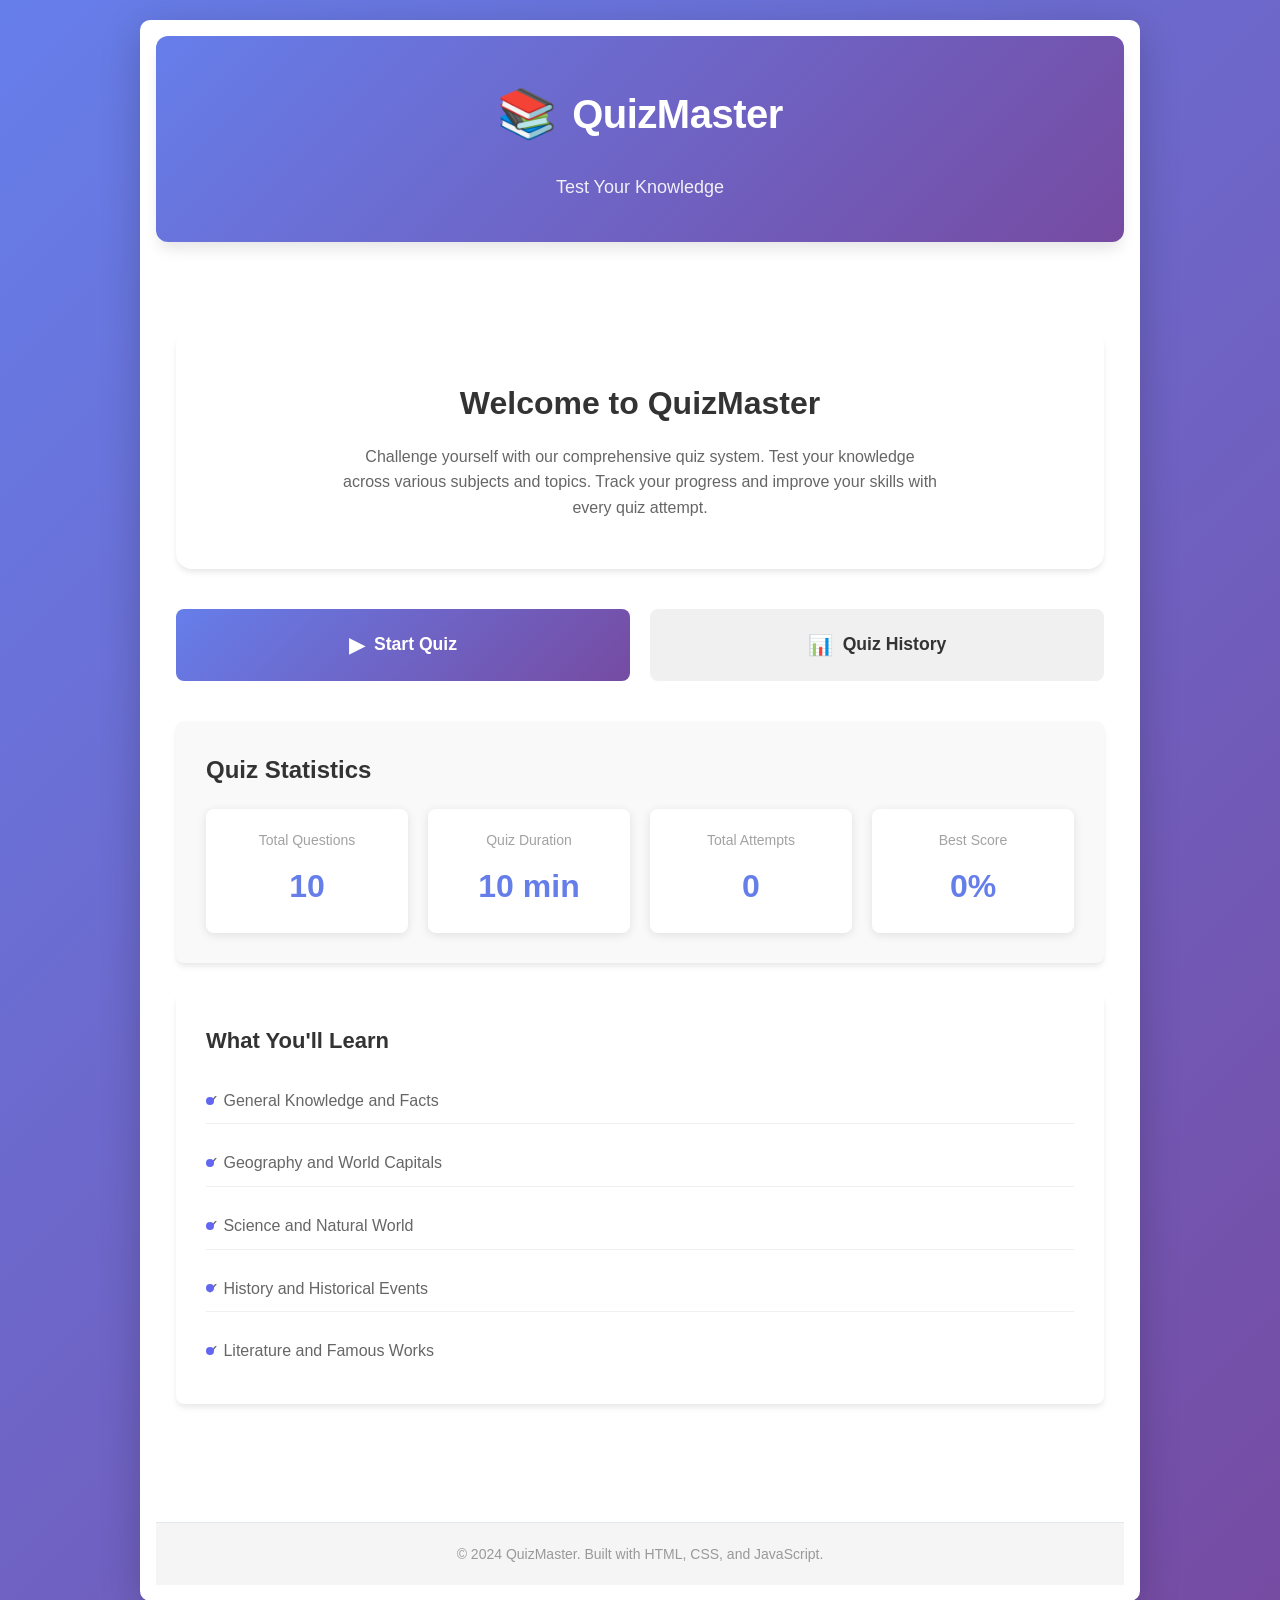
<file: index.html>
<!DOCTYPE html>
<html lang="en">
<head>
    <meta charset="UTF-8">
    <meta name="viewport" content="width=device-width, initial-scale=1.0">
    <title>QuizMaster - Test Your Knowledge</title>
    <link rel="stylesheet" href="css/style.css">
    <style>
        * {
            margin: 0;
            padding: 0;
            box-sizing: border-box;
        }

        body {
            font-family: 'Segoe UI', Tahoma, Geneva, Verdana, sans-serif;
            background: linear-gradient(135deg, #667eea 0%, #764ba2 100%);
            min-height: 100vh;
            padding: 20px;
        }

        .container {
            max-width: 1000px;
            margin: 0 auto;
            background: white;
            border-radius: 10px;
            box-shadow: 0 10px 40px rgba(0, 0, 0, 0.2);
            overflow: hidden;
        }

        .header {
            background: linear-gradient(135deg, #667eea 0%, #764ba2 100%);
            color: white;
            padding: 40px 20px;
            text-align: center;
        }

        .logo-section {
            display: flex;
            align-items: center;
            justify-content: center;
            gap: 15px;
            margin-bottom: 20px;
        }

        .logo {
            font-size: 48px;
        }

        .app-title {
            font-size: 40px;
            font-weight: bold;
        }

        .tagline {
            font-size: 18px;
            opacity: 0.9;
        }

        .main-content {
            padding: 40px 20px;
        }

        .hero {
            text-align: center;
            margin-bottom: 40px;
        }

        .hero-title {
            font-size: 32px;
            color: #333;
            margin-bottom: 15px;
        }

        .hero-description {
            font-size: 16px;
            color: #666;
            line-height: 1.6;
            max-width: 600px;
            margin: 0 auto;
        }

        .action-buttons {
            display: flex;
            gap: 20px;
            justify-content: center;
            margin: 40px 0;
            flex-wrap: wrap;
        }

        .btn {
            padding: 15px 40px;
            font-size: 18px;
            border: none;
            border-radius: 8px;
            cursor: pointer;
            transition: all 0.3s ease;
            display: flex;
            align-items: center;
            gap: 10px;
            font-weight: bold;
        }

        .btn-primary {
            background: linear-gradient(135deg, #667eea 0%, #764ba2 100%);
            color: white;
        }

        .btn-primary:hover {
            transform: translateY(-2px);
            box-shadow: 0 5px 20px rgba(102, 126, 234, 0.4);
        }

        .btn-secondary {
            background: #f0f0f0;
            color: #333;
        }

        .btn-secondary:hover {
            background: #e0e0e0;
            transform: translateY(-2px);
        }

        .btn-icon {
            font-size: 20px;
        }

        .statistics {
            background: #f9f9f9;
            padding: 30px;
            border-radius: 8px;
            margin: 30px 0;
        }

        .stats-title {
            font-size: 24px;
            color: #333;
            margin-bottom: 20px;
        }

        .stats-grid {
            display: grid;
            grid-template-columns: repeat(auto-fit, minmax(200px, 1fr));
            gap: 20px;
        }

        .stat-card {
            background: white;
            padding: 20px;
            border-radius: 8px;
            text-align: center;
            box-shadow: 0 2px 10px rgba(0, 0, 0, 0.1);
        }

        .stat-label {
            font-size: 14px;
            color: #999;
            margin-bottom: 10px;
        }

        .stat-value {
            font-size: 32px;
            font-weight: bold;
            color: #667eea;
        }

        .info-section {
            background: white;
            padding: 30px;
            border-radius: 8px;
            margin: 30px 0;
        }

        .info-section h3 {
            font-size: 22px;
            color: #333;
            margin-bottom: 20px;
        }

        .info-list {
            list-style: none;
        }

        .info-list li {
            font-size: 16px;
            color: #666;
            padding: 10px 0;
            border-bottom: 1px solid #f0f0f0;
        }

        .info-list li:last-child {
            border-bottom: none;
        }

        .footer {
            background: #f5f5f5;
            padding: 20px;
            text-align: center;
            color: #999;
            font-size: 14px;
        }

        @media (max-width: 600px) {
            .app-title {
                font-size: 28px;
            }

            .hero-title {
                font-size: 24px;
            }

            .action-buttons {
                flex-direction: column;
            }

            .btn {
                width: 100%;
                justify-content: center;
            }

            .stats-grid {
                grid-template-columns: 1fr;
            }
        }
    </style>
</head>
<body>
    <div class="container">
        <!-- Header Section -->
        <header class="header">
            <div class="logo-section">
                <div class="logo">📚</div>
                <h1 class="app-title">QuizMaster</h1>
            </div>
            <p class="tagline">Test Your Knowledge</p>
        </header>

        <!-- Main Content -->
        <main class="main-content">
            <!-- Hero Section -->
            <section class="hero">
                <h2 class="hero-title">Welcome to QuizMaster</h2>
                <p class="hero-description">
                    Challenge yourself with our comprehensive quiz system. Test your knowledge across
                    various subjects and topics. Track your progress and improve your skills with every quiz attempt.
                </p>
            </section>

            <!-- Action Buttons -->
            <section class="action-buttons">
                <button class="btn btn-primary" id="startQuizBtn" onclick="window.location.href='quiz.html'">
                    <span class="btn-icon">▶</span>
                    Start Quiz
                </button>
                <button class="btn btn-secondary" id="viewHistoryBtn" onclick="window.location.href='history.html'">
                    <span class="btn-icon">📊</span>
                    Quiz History
                </button>
            </section>

            <!-- Statistics Section -->
            <section class="statistics">
                <h3 class="stats-title">Quiz Statistics</h3>
                <div class="stats-grid">
                    <div class="stat-card">
                        <div class="stat-label">Total Questions</div>
                        <div class="stat-value" id="totalQuestions">10</div>
                    </div>
                    <div class="stat-card">
                        <div class="stat-label">Quiz Duration</div>
                        <div class="stat-value" id="quizDuration">10 min</div>
                    </div>
                    <div class="stat-card">
                        <div class="stat-label">Total Attempts</div>
                        <div class="stat-value" id="totalAttempts">0</div>
                    </div>
                    <div class="stat-card">
                        <div class="stat-label">Best Score</div>
                        <div class="stat-value" id="bestScore">0%</div>
                    </div>
                </div>
            </section>

            <!-- Info Section -->
            <section class="info-section">
                <h3>What You'll Learn</h3>
                <ul class="info-list">
                    <li>✓ General Knowledge and Facts</li>
                    <li>✓ Geography and World Capitals</li>
                    <li>✓ Science and Natural World</li>
                    <li>✓ History and Historical Events</li>
                    <li>✓ Literature and Famous Works</li>
                </ul>
            </section>
        </main>

        <!-- Footer -->
        <footer class="footer">
            <p>&copy; 2024 QuizMaster. Built with HTML, CSS, and JavaScript.</p>
        </footer>
    </div>

    <script src="js/questions.js"></script>
    <script>
        console.log('Index page loaded');
        
        // Update statistics when page loads
        if (document.getElementById('totalQuestions')) {
            document.getElementById('totalQuestions').textContent = quizConfig.totalQuestions;
        }

        const minutes = Math.floor(quizConfig.timeLimit / 60);
        if (document.getElementById('quizDuration')) {
            document.getElementById('quizDuration').textContent = minutes + ' min';
        }

        // Load quiz history statistics
        const history = JSON.parse(localStorage.getItem('quizHistory')) || [];
        if (document.getElementById('totalAttempts')) {
            document.getElementById('totalAttempts').textContent = history.length;
        }

        if (history.length > 0) {
            const scores = history.map(h => h.results.percentage);
            const bestScore = Math.max(...scores);
            if (document.getElementById('bestScore')) {
                document.getElementById('bestScore').textContent = bestScore + '%';
            }
        }
    </script>
</body>
</html>
</file>
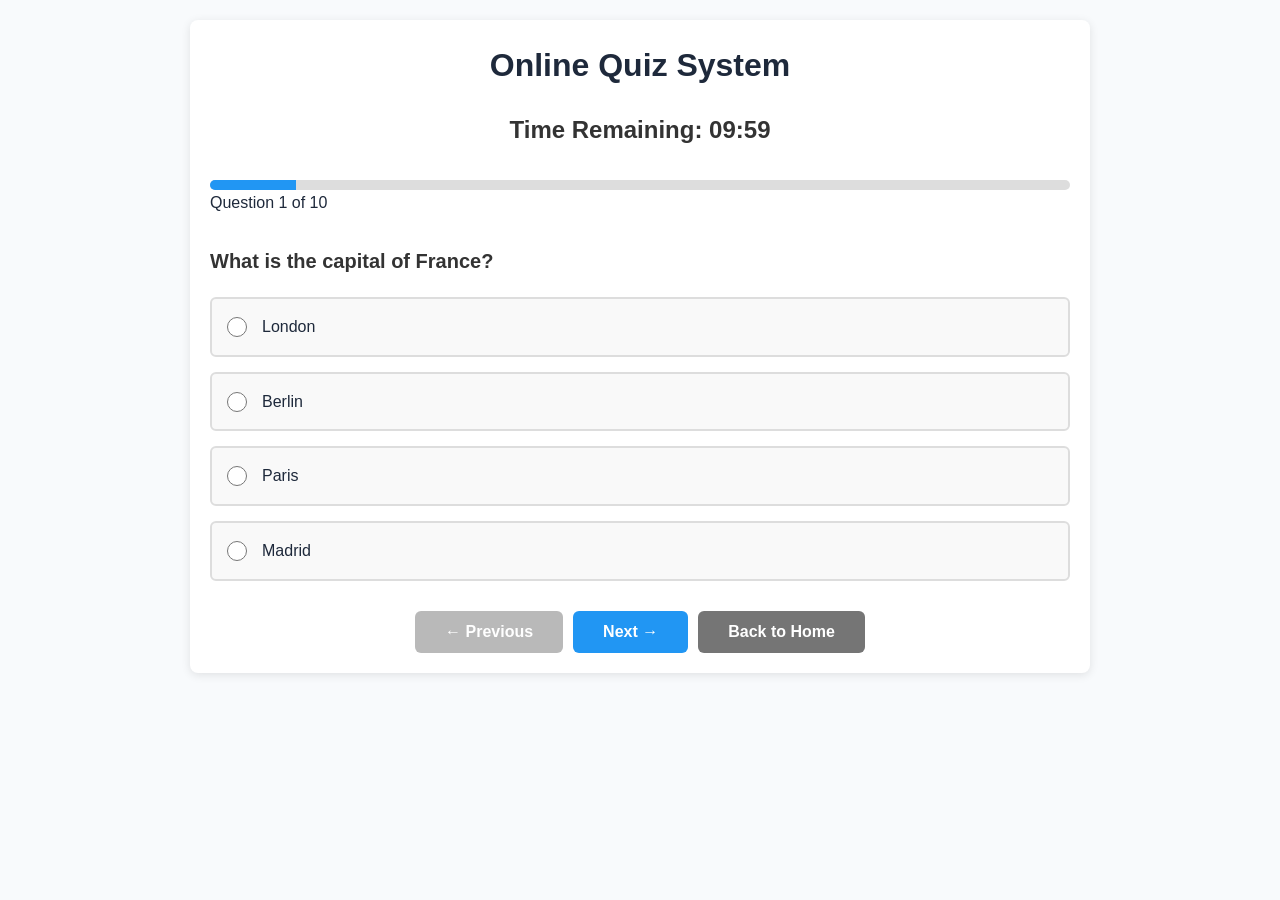
<file: quiz.html>
<!DOCTYPE html>
<html lang="en">
<head>
    <meta charset="UTF-8">
    <meta name="viewport" content="width=device-width, initial-scale=1.0">
    <title>Quiz - Online Quiz System</title>
    <link rel="stylesheet" href="css/style.css">
    <style>
        .quiz-container {
            max-width: 900px;
            margin: 20px auto;
            padding: 20px;
            background: white;
            border-radius: 8px;
            box-shadow: 0 2px 10px rgba(0,0,0,0.1);
        }
        .quiz-header {
            text-align: center;
            margin-bottom: 30px;
        }
        .timer {
            font-size: 24px;
            font-weight: bold;
            color: #333;
            margin: 20px 0;
        }
        .timer.warning {
            color: #ff9800;
        }
        .timer.critical {
            color: #f44336;
        }
        .question-section {
            margin: 30px 0;
        }
        .question-text {
            font-size: 20px;
            margin-bottom: 20px;
            color: #333;
        }
        .options-container {
            display: flex;
            flex-direction: column;
            gap: 15px;
        }
        .option-card {
            display: flex;
            align-items: center;
            padding: 15px;
            border: 2px solid #ddd;
            border-radius: 6px;
            cursor: pointer;
            transition: all 0.3s ease;
            background: #f9f9f9;
        }
        .option-card:hover {
            border-color: #2196F3;
            background: #e3f2fd;
        }
        .option-card.selected {
            border-color: #2196F3;
            background: #e3f2fd;
        }
        .option-card input[type="radio"] {
            margin-right: 15px;
            width: 20px;
            height: 20px;
            cursor: pointer;
        }
        .option-text {
            font-size: 16px;
            cursor: pointer;
        }
        .quiz-navigation {
            display: flex;
            gap: 10px;
            margin-top: 30px;
            justify-content: center;
        }
        .btn {
            padding: 12px 30px;
            font-size: 16px;
            border: none;
            border-radius: 6px;
            cursor: pointer;
            transition: all 0.3s ease;
        }
        .btn-primary {
            background: #2196F3;
            color: white;
        }
        .btn-primary:hover {
            background: #1976D2;
        }
        .btn-secondary {
            background: #757575;
            color: white;
        }
        .btn-secondary:hover {
            background: #616161;
        }
        .btn:disabled {
            opacity: 0.5;
            cursor: not-allowed;
        }
        .progress-section {
            margin-bottom: 20px;
        }
        .progress-bar-container {
            width: 100%;
            height: 10px;
            background: #ddd;
            border-radius: 5px;
            overflow: hidden;
        }
        .progress-fill {
            height: 100%;
            background: #2196F3;
            transition: width 0.3s ease;
        }
        .result-container {
            max-width: 900px;
            margin: 20px auto;
            padding: 40px;
            background: white;
            border-radius: 8px;
            box-shadow: 0 2px 10px rgba(0,0,0,0.1);
            text-align: center;
        }
        .score-display {
            font-size: 48px;
            font-weight: bold;
            color: #2196F3;
            margin: 20px 0;
        }
        .result-buttons {
            display: flex;
            gap: 10px;
            justify-content: center;
            margin-top: 30px;
        }
    </style>
</head>
<body>
    <!-- Quiz Page -->
    <div class="quiz-container" id="quizContainer">
        <header class="quiz-header">
            <h1>Online Quiz System</h1>
            <div class="timer" id="timer">
                <span>Time Remaining:</span>
                <span id="timerDisplay">10:00</span>
            </div>
        </header>

        <main>
            <!-- Progress Section -->
            <div class="progress-section">
                <div class="progress-bar-container">
                    <div class="progress-fill" id="progressBar" style="width: 0%"></div>
                </div>
                <p id="questionNumber">Question 1 of 10</p>
            </div>

            <!-- Question Section -->
            <div class="question-section">
                <h2 class="question-text" id="questionText">Loading question...</h2>
                <div class="options-container" id="optionsContainer"></div>
            </div>

            <!-- Navigation Buttons -->
            <div class="quiz-navigation">
                <button class="btn btn-secondary" id="prevBtn">← Previous</button>
                <button class="btn btn-primary" id="nextBtn">Next →</button>
                <button class="btn btn-primary" id="submitBtn" style="display: none;">Submit Quiz</button>
                <button class="btn btn-secondary" id="backBtn">Back to Home</button>
            </div>
        </main>
    </div>

    <!-- Result Page -->
    <div class="result-container" id="resultContainer" style="display: none;">
        <h1>Quiz Completed!</h1>
        <div class="score-display">
            <span id="scoreNumber">0</span>/<span id="scoreTotal">10</span>
        </div>
        <div style="font-size: 24px; margin: 20px 0;">
            <span id="percentageDisplay">0%</span>
        </div>
        <div style="margin: 20px 0;">
            <p><strong>Correct:</strong> <span id="correctCount">0</span></p>
            <p><strong>Incorrect:</strong> <span id="incorrectCount">0</span></p>
            <p><strong>Unanswered:</strong> <span id="unansweredCount">0</span></p>
            <p><strong>Time Taken:</strong> <span id="timeTakenDisplay">0:00</span></p>
        </div>
        <div class="result-buttons">
            <button class="btn btn-primary" id="retakeBtn">Retake Quiz</button>
            <button class="btn btn-secondary" id="homeBtn">Back to Home</button>
        </div>
    </div>

    <!-- Scripts -->
    <script src="js/questions.js"></script>
    <script src="js/quiz.js"></script>
    <script src="js/ui.js"></script>
    <script src="js/app.js"></script>
    <script>
        console.log('Quiz page scripts loaded');
    </script>
</body>
</html>
</file>
<file: css/style.css>
/* ============================================
   ROOT VARIABLES & GLOBAL STYLES
   ============================================ */
:root {
    --primary-color: #6366f1;
    --primary-dark: #4f46e5;
    --secondary-color: #8b5cf6;
    --success-color: #10b981;
    --danger-color: #ef4444;
    --warning-color: #f59e0b;
    --info-color: #3b82f6;
    
    --background-color: #f8fafc;
    --surface-color: #ffffff;
    --text-primary: #1e293b;
    --text-secondary: #64748b;
    --text-light: #94a3b8;
    --border-color: #e2e8f0;
    --shadow-sm: 0 1px 2px 0 rgba(0, 0, 0, 0.05);
    --shadow-md: 0 4px 6px -1px rgba(0, 0, 0, 0.1);
    --shadow-lg: 0 10px 15px -3px rgba(0, 0, 0, 0.1);
    
    --spacing-xs: 0.25rem;
    --spacing-sm: 0.5rem;
    --spacing-md: 1rem;
    --spacing-lg: 1.5rem;
    --spacing-xl: 2rem;
    --spacing-2xl: 3rem;
    
    --radius-sm: 0.375rem;
    --radius-md: 0.5rem;
    --radius-lg: 0.75rem;
    --radius-xl: 1rem;
    
    --transition-fast: 150ms ease-in-out;
    --transition-normal: 250ms ease-in-out;
    --transition-slow: 350ms ease-in-out;
}

* {
    margin: 0;
    padding: 0;
    box-sizing: border-box;
}

html {
    scroll-behavior: smooth;
}

body {
    font-family: -apple-system, BlinkMacSystemFont, 'Segoe UI', 'Roboto', 'Oxygen',
        'Ubuntu', 'Cantarell', 'Fira Sans', 'Droid Sans', 'Helvetica Neue', sans-serif;
    background-color: var(--background-color);
    color: var(--text-primary);
    line-height: 1.6;
}

/* ============================================
   CONTAINER & LAYOUT
   ============================================ */
.container {
    max-width: 1200px;
    margin: 0 auto;
    padding: var(--spacing-md);
}

/* ============================================
   HEADER & NAVIGATION
   ============================================ */
.header {
    background: linear-gradient(135deg, var(--primary-color) 0%, var(--secondary-color) 100%);
    color: white;
    padding: var(--spacing-2xl) var(--spacing-md);
    text-align: center;
    margin-bottom: var(--spacing-2xl);
    border-radius: var(--radius-lg);
    box-shadow: var(--shadow-lg);
}

.logo-section {
    display: flex;
    align-items: center;
    justify-content: center;
    gap: var(--spacing-md);
    margin-bottom: var(--spacing-lg);
}

.logo {
    font-size: 3rem;
    animation: bounce 2s infinite;
}

@keyframes bounce {
    0%, 100% { transform: translateY(0); }
    50% { transform: translateY(-10px); }
}

.app-title {
    font-size: 2.5rem;
    font-weight: 700;
    letter-spacing: -0.5px;
}

.tagline {
    font-size: 1.25rem;
    opacity: 0.95;
    font-weight: 300;
    margin-top: var(--spacing-sm);
}

/* ============================================
   MAIN CONTENT
   ============================================ */
.main-content {
    animation: fadeIn var(--transition-normal);
}

@keyframes fadeIn {
    from {
        opacity: 0;
        transform: translateY(10px);
    }
    to {
        opacity: 1;
        transform: translateY(0);
    }
}

/* ============================================
   HERO SECTION
   ============================================ */
.hero {
    background: var(--surface-color);
    padding: var(--spacing-2xl);
    border-radius: var(--radius-xl);
    margin-bottom: var(--spacing-2xl);
    box-shadow: var(--shadow-md);
    text-align: center;
}

.hero-title {
    font-size: 2rem;
    margin-bottom: var(--spacing-md);
    color: var(--text-primary);
}

.hero-description {
    font-size: 1.1rem;
    color: var(--text-secondary);
    line-height: 1.8;
}

/* ============================================
   BUTTONS
   ============================================ */
.btn {
    padding: var(--spacing-md) var(--spacing-xl);
    border: none;
    border-radius: var(--radius-md);
    font-size: 1rem;
    font-weight: 600;
    cursor: pointer;
    transition: all var(--transition-normal);
    display: inline-flex;
    align-items: center;
    gap: var(--spacing-sm);
    text-decoration: none;
    text-align: center;
    justify-content: center;
    white-space: nowrap;
}

.btn:disabled {
    opacity: 0.5;
    cursor: not-allowed;
}

.btn-primary {
    background-color: var(--primary-color);
    color: white;
}

.btn-primary:hover:not(:disabled) {
    background-color: var(--primary-dark);
    transform: translateY(-2px);
    box-shadow: var(--shadow-lg);
}

.btn-secondary {
    background-color: var(--secondary-color);
    color: white;
}

.btn-secondary:hover:not(:disabled) {
    background-color: #7c3aed;
    transform: translateY(-2px);
    box-shadow: var(--shadow-lg);
}

.btn-success {
    background-color: var(--success-color);
    color: white;
}

.btn-success:hover:not(:disabled) {
    background-color: #059669;
    transform: translateY(-2px);
    box-shadow: var(--shadow-lg);
}

.btn-danger {
    background-color: var(--danger-color);
    color: white;
}

.btn-danger:hover:not(:disabled) {
    background-color: #dc2626;
    transform: translateY(-2px);
    box-shadow: var(--shadow-lg);
}

.btn-outline {
    background-color: transparent;
    color: var(--primary-color);
    border: 2px solid var(--primary-color);
}

.btn-outline:hover:not(:disabled) {
    background-color: var(--primary-color);
    color: white;
}

.btn-icon {
    font-size: 1.2rem;
}

/* ============================================
   ACTION BUTTONS
   ============================================ */
.action-buttons {
    display: flex;
    gap: var(--spacing-lg);
    justify-content: center;
    flex-wrap: wrap;
    margin-bottom: var(--spacing-2xl);
}

.action-buttons .btn {
    flex: 1;
    min-width: 200px;
    padding: var(--spacing-lg) var(--spacing-2xl);
    font-size: 1.1rem;
}

/* ============================================
   STATISTICS SECTION
   ============================================ */
.statistics {
    background: var(--surface-color);
    padding: var(--spacing-2xl);
    border-radius: var(--radius-xl);
    margin-bottom: var(--spacing-2xl);
    box-shadow: var(--shadow-md);
}

.stats-title {
    font-size: 1.5rem;
    margin-bottom: var(--spacing-lg);
    color: var(--text-primary);
}

.stats-grid {
    display: grid;
    grid-template-columns: repeat(auto-fit, minmax(200px, 1fr));
    gap: var(--spacing-lg);
}

.stat-card {
    background: linear-gradient(135deg, var(--primary-color) 0%, var(--secondary-color) 100%);
    padding: var(--spacing-lg);
    border-radius: var(--radius-lg);
    color: white;
    text-align: center;
    box-shadow: var(--shadow-md);
    transition: transform var(--transition-normal);
}

.stat-card:hover {
    transform: translateY(-5px);
}

.stat-label {
    font-size: 0.9rem;
    opacity: 0.9;
    margin-bottom: var(--spacing-sm);
    font-weight: 500;
}

.stat-value {
    font-size: 2rem;
    font-weight: 700;
}

/* ============================================
   INFO SECTION
   ============================================ */
.info-section {
    background: var(--surface-color);
    padding: var(--spacing-2xl);
    border-radius: var(--radius-xl);
    margin-bottom: var(--spacing-2xl);
    box-shadow: var(--shadow-md);
}

.info-section h3 {
    font-size: 1.5rem;
    margin-bottom: var(--spacing-lg);
    color: var(--text-primary);
}

.info-list {
    list-style: none;
    display: grid;
    gap: var(--spacing-md);
}

.info-list li {
    font-size: 1.05rem;
    color: var(--text-secondary);
    padding-left: var(--spacing-lg);
    position: relative;
}

.info-list li::before {
    content: '';
    position: absolute;
    left: 0;
    top: 50%;
    transform: translateY(-50%);
    width: 8px;
    height: 8px;
    background-color: var(--primary-color);
    border-radius: 50%;
}

/* ============================================
   FOOTER
   ============================================ */
.footer {
    background: var(--surface-color);
    padding: var(--spacing-lg) var(--spacing-md);
    text-align: center;
    margin-top: var(--spacing-2xl);
    border-top: 1px solid var(--border-color);
    color: var(--text-secondary);
    font-size: 0.9rem;
}

/* ============================================
   MODAL
   ============================================ */
.modal {
    display: none;
    position: fixed;
    top: 0;
    left: 0;
    width: 100%;
    height: 100%;
    background-color: rgba(0, 0, 0, 0.5);
    z-index: 1000;
    align-items: center;
    justify-content: center;
    padding: var(--spacing-md);
    animation: fadeIn var(--transition-fast);
}

.modal.active {
    display: flex;
}

.modal-content {
    background: var(--surface-color);
    padding: var(--spacing-2xl);
    border-radius: var(--radius-xl);
    max-width: 500px;
    width: 100%;
    box-shadow: var(--shadow-lg);
    animation: slideUp var(--transition-normal);
}

@keyframes slideUp {
    from {
        transform: translateY(20px);
        opacity: 0;
    }
    to {
        transform: translateY(0);
        opacity: 1;
    }
}

.modal-content h2 {
    margin-bottom: var(--spacing-md);
    color: var(--text-primary);
}

.modal-content p {
    margin-bottom: var(--spacing-lg);
    color: var(--text-secondary);
    line-height: 1.8;
}

.modal-buttons {
    display: flex;
    gap: var(--spacing-md);
    justify-content: flex-end;
}

.modal-buttons .btn {
    flex: 1;
}

/* ============================================
   PAGE TITLE
   ============================================ */
.page-title {
    background: var(--surface-color);
    padding: var(--spacing-2xl);
    border-radius: var(--radius-xl);
    margin-bottom: var(--spacing-2xl);
    box-shadow: var(--shadow-md);
}

.page-title h2 {
    font-size: 2rem;
    margin-bottom: var(--spacing-md);
    color: var(--text-primary);
}

.page-title p {
    font-size: 1.1rem;
    color: var(--text-secondary);
}

/* ============================================
   RESPONSIVE DESIGN
   ============================================ */
@media (max-width: 768px) {
    .container {
        padding: var(--spacing-md);
    }

    .header {
        padding: var(--spacing-xl) var(--spacing-md);
        margin-bottom: var(--spacing-xl);
    }

    .logo-section {
        flex-direction: column;
        gap: var(--spacing-sm);
    }

    .logo {
        font-size: 2.5rem;
    }

    .app-title {
        font-size: 2rem;
    }

    .tagline {
        font-size: 1rem;
    }

    .hero {
        padding: var(--spacing-xl);
    }

    .hero-title {
        font-size: 1.5rem;
    }

    .hero-description {
        font-size: 1rem;
    }

    .stats-grid {
        grid-template-columns: repeat(2, 1fr);
    }

    .action-buttons {
        flex-direction: column;
    }

    .action-buttons .btn {
        width: 100%;
    }

    .info-list li {
        font-size: 1rem;
    }

    .modal-content {
        padding: var(--spacing-xl);
    }

    .modal-buttons {
        flex-direction: column;
    }

    .modal-buttons .btn {
        width: 100%;
    }
}

@media (max-width: 480px) {
    .container {
        padding: var(--spacing-sm);
    }

    .header {
        padding: var(--spacing-lg) var(--spacing-sm);
        margin-bottom: var(--spacing-lg);
    }

    .app-title {
        font-size: 1.5rem;
    }

    .hero {
        padding: var(--spacing-lg);
    }

    .hero-title {
        font-size: 1.25rem;
    }

    .stats-grid {
        grid-template-columns: 1fr;
    }

    .stat-value {
        font-size: 1.5rem;
    }
}
</file>
